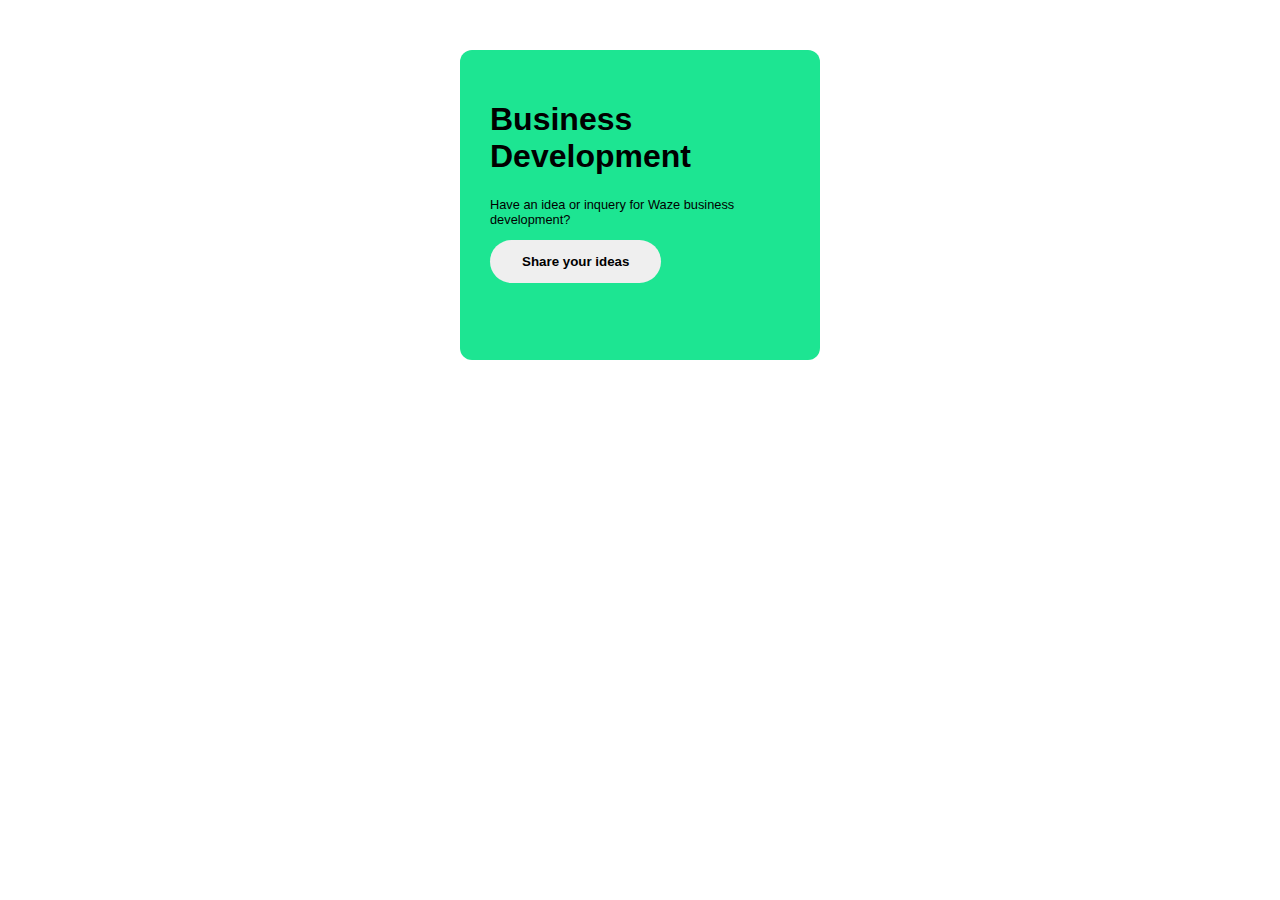
<file: Assignments Day 1/asgmt-1.1/index.html>
<!DOCTYPE html>
<html lang="en">
<head>
    <meta charset="UTF-8">
    <meta name="viewport" content="width=device-width, initial-scale=1.0">
    <link rel="stylesheet" href="style.css">
    <title>Document</title>
</head>
<body>
    <div id="card">
        <h1>Business Development</h1>
        <p>Have an idea or inquery for Waze business development?</p>
        <button id="btn"><strong>Share your ideas</strong></button>
    </div>
</body>
</html>
</file>
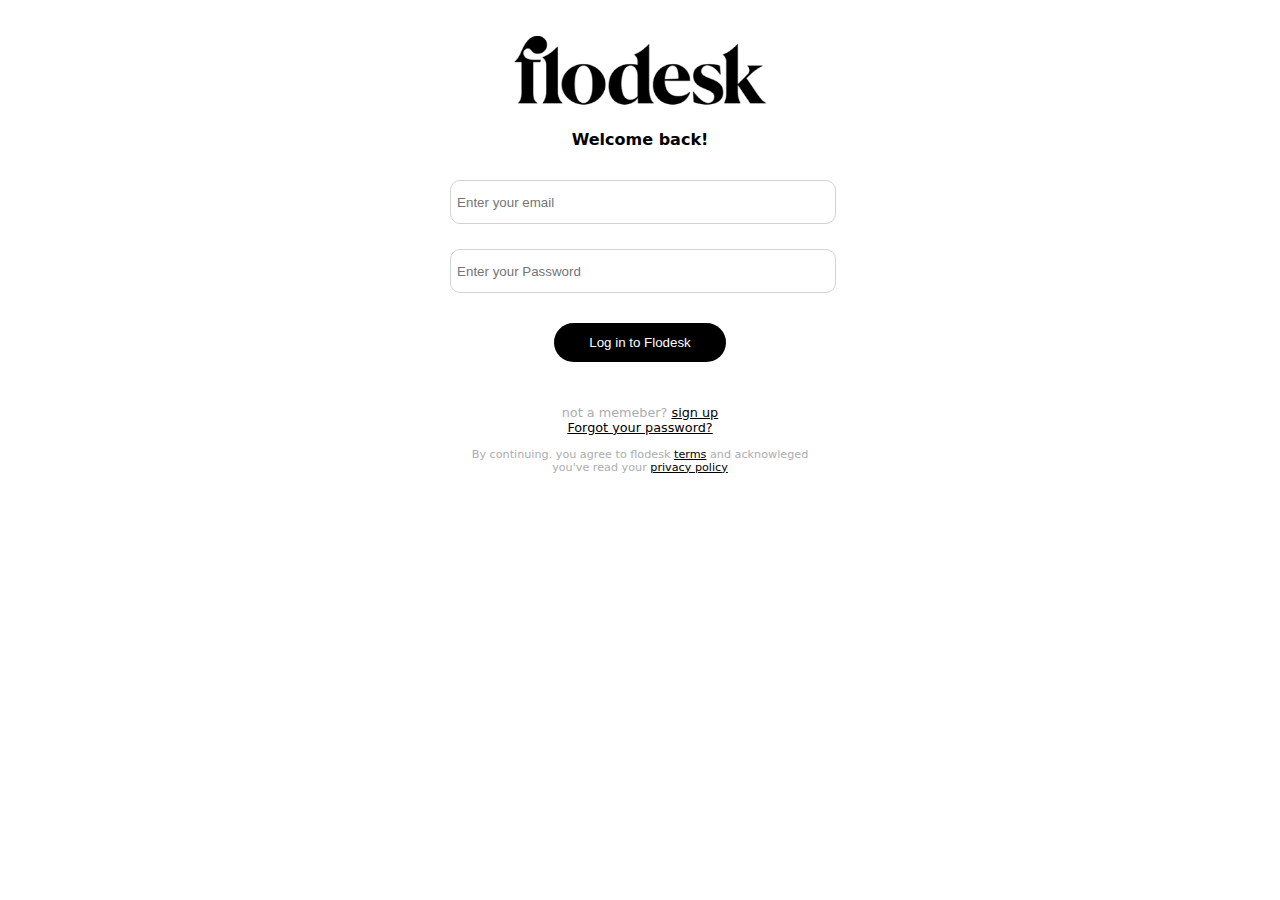
<file: Assignments Day 1/asgmt-1.4/index.html>
<!DOCTYPE html>
<html lang="en">
<head>
    <meta charset="UTF-8">
    <meta name="viewport" content="width=device-width, initial-scale=1.0">
    <link rel="stylesheet" href="style.css">
    <title>Document</title>
</head>
<body>
    <div id="card">
        <img src="./flodesk.png" alt="">
        <p><b>Welcome back!</b></p>
        <div id="detls">
            <input type="text" placeholder=" Enter your email">
            <input type="text" placeholder=" Enter your Password">
            
        </div>
        <button>Log in to Flodesk</button>
        <div id="des">
            <div id="des-top">
                <p>not a memeber? <u>sign up</u><br>
                <u>Forgot your password?</u></p>
            </div>
            <div id="des-btm">
                <p>By continuing. you agree to flodesk <u>terms</u> and acknowleged you've read your <u>privacy policy</u></p>
            </div>
        </div>
    </div>
</body>
</html>
</file>
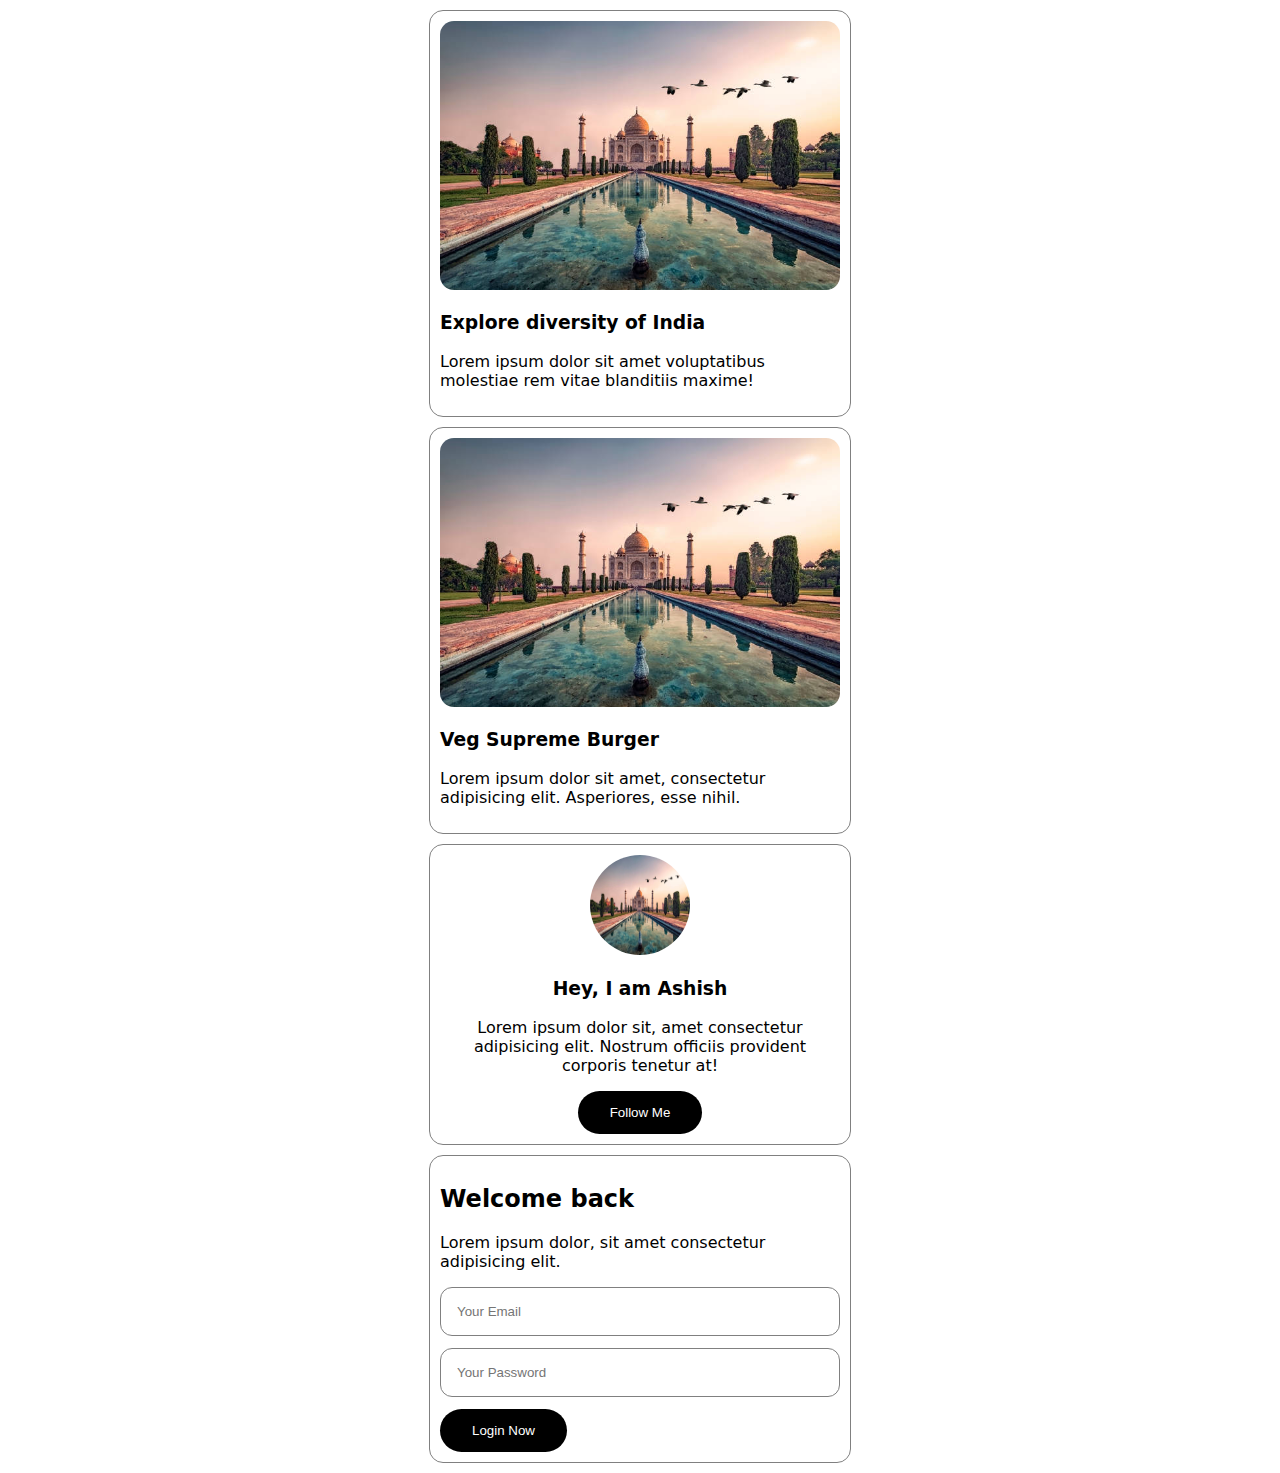
<file: Assignments Day 1/ruff/index.html>
<!DOCTYPE html>
<html lang="en">
<head>
    <meta charset="UTF-8">
    <meta name="viewport" content="width=device-width, initial-scale=1.0">
    <link rel="stylesheet" href="style.css">
    <title>Document</title>
</head>
<body>
       <div class="card">
        <img src="./img copy.jpg" class="card-img" alt="">
        <h3>Explore diversity of India</h3>
        <p>Lorem ipsum dolor sit amet  voluptatibus molestiae rem vitae blanditiis maxime!</p>
    </div>

    <div class="card">
        <img src="./img copy.jpg" class="card-img" alt="">
        <h3>Veg Supreme Burger</h3>
        <p>Lorem ipsum dolor sit amet, consectetur adipisicing elit. Asperiores, esse nihil.</p>
    </div>

    <div class="card text-center">
        <img src="./img copy.jpg" class="user" alt="">
        <h3>Hey, I  am Ashish</h3>
        <p>Lorem ipsum dolor sit, amet consectetur adipisicing elit. Nostrum officiis provident corporis tenetur at!</p>
        <button class="btn">Follow Me</button>
    </div>

    <div class="card">
        <h2>Welcome back</h2>
        <p class="small">Lorem ipsum dolor, sit amet consectetur adipisicing elit.</p>
        <input type="text" placeholder="Your Email " class="input">
        <input type="text" placeholder="Your Password" class="input">
        <button class="btn">Login Now</button>
    </div>

</body>
</html>
</file>
<file: Assignments Day 1/asgmt-1.1/style.css>
#card{
    align-items: center;
    border-radius: 12px;
    background-color: #1de592;
    height: 250px;
    width: 300px;
    margin:50px auto;
    padding: 30px;
    font-family: Roboto,RobotoDraft,Helvetica,Arial,sans-serif;
}
p{
    font-size: 0.8rem;
}
#btn{
    border: none;
    padding: 14px 32px;
    border-radius: 30px;
    
}
</file>
<file: Assignments Day 1/asgmt-1.4/style.css>
body{
    font-family: system-ui, -apple-system, BlinkMacSystemFont, 'Segoe UI', Roboto, Oxygen, Ubuntu, Cantarell, 'Open Sans', 'Helvetica Neue', sans-serif;
}
#card{
    width: 30%;
    margin: 20px auto;
    /* border: 1px solid lightblue; */
    text-align: center;
    padding: 10px;
}
img{
    width: 280px;
    height: 80px;
    /* padding-left:40px; */
}
#detls input{
    width: 100%;
    height: 40px;
    border-radius: 10px;
    border: 1px solid lightgray;
    margin-bottom: 10px;
    margin-top: 15px;
}
button{
    padding: 12px 35px;
    color: white;
    background-color: black;
    border-radius: 25px;
    border: none;
    cursor: pointer;
    margin-top: 20px;
    margin-bottom: 30px;
}

#des-top{
    color: #adadad;
    font-size: 0.8rem;
    margin: 0px;
}
u{
    color: black;
    cursor: pointer;
}
#des-btm{
    margin-top: 20px;
    color: #adadad;
    font-size: 0.7rem;
    margin: 0px;
    padding: 0px 10px;
}
</file>
<file: Assignments Day 1/ruff/style.css>
.title{
    color: red;
    font-size: 50px;
    font-family: system-ui, -apple-system, BlinkMacSystemFont, 'Segoe UI', Roboto, Oxygen, Ubuntu, Cantarell, 'Open Sans', 'Helvetica Neue', sans-serif;
}
.text-center{
    text-align: center;
}

/* box model
    border => thickness, style(solid, dotted, dashed), color
    padding
    margin
*/

.card{
    font-family: system-ui, -apple-system, BlinkMacSystemFont, 'Segoe UI', Roboto, Oxygen, Ubuntu, Cantarell, 'Open Sans', 'Helvetica Neue', sans-serif;
    /* border: 1px solid rgb(227, 227, 227); */
    border: 1px solid grey;
    width: 400px;
    padding: 10px;
    margin: 10px auto;
    border-radius: 14px;
}
.card-img{
    width: 100%;
    border-radius: 14px;
}
.user{
    height: 100px;
    width: 100px;
    border-radius: 50%;
}
.btn{
    background-color: black;
    color: white;
    border: none;
    padding: 14px 32px;
    border-radius: 30px;

}
.input{
    width: 100%;
    margin-bottom: 12px;
    padding: 16px;
    border: 1px solid gray;
    border-radius: 12px;
    box-sizing: border-box;
}
</file>
